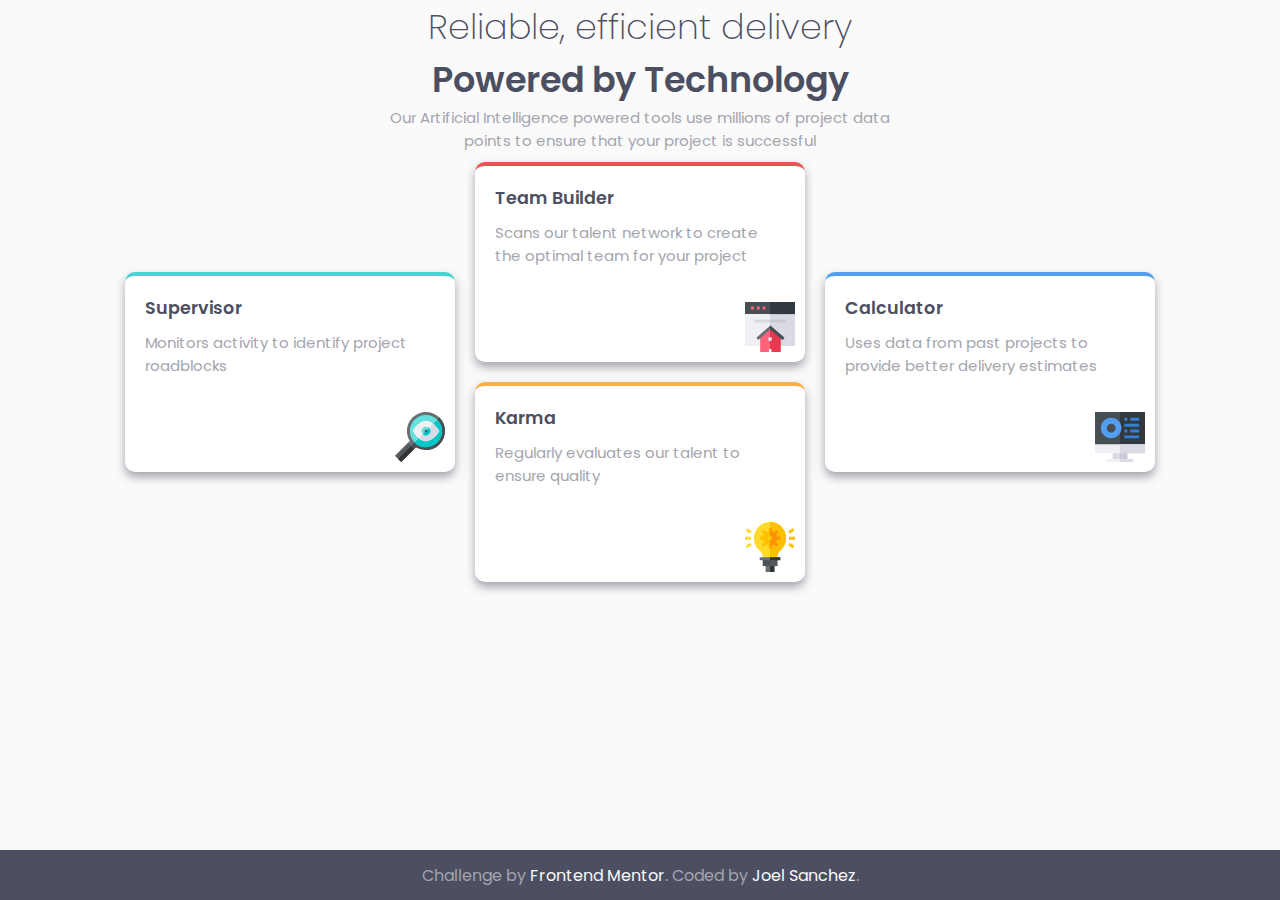
<file: docs/index.html>
<!DOCTYPE html>
<html lang="en">
<head>
  <meta charset="UTF-8">
  <meta http-equiv="X-UA-Compatible" content="IE=edge">
  <meta name="viewport" content="width=device-width, initial-scale=1.0">
  <title>FrontendMentor - Challenge 6 | Four card feature section</title>
  <link rel="stylesheet" href="css/style.css">
  <link rel="icon" type="image/png" sizes="32x32" href="./assets/icons/favicon-32x32.png">
</head>
<body>
  </header>
  <main class="main">
    <h1 class="title title-1 light">
      Reliable, efficient delivery
    </h1>
    <h2 class="title title-2 bold">
      Powered by Technology
    </h2>
    <p class="paragraph main-paragraph">
      Our Artificial Intelligence powered tools use millions of project data points to ensure that your project is successful
    </p>
    <section class="card-container">
      <div class="column">
        <div class="card card--cyan">
          <h3 class="card__title title">
            Supervisor
          </h3>
          <p class="paragraph card__text">
            Monitors activity to identify project roadblocks
          </p>
          <img src="assets/icons/icon-supervisor.svg" alt="magnifying glass icon" class="card__icon">
        </div>
      </div>

      <div class="column">
        <div class="card card--red">
          <h3 class="card__title title">
            Team Builder
          </h3>
          <p class="paragraph card__text">
            Scans our talent network to create the optimal team for your project
          </p>
          <img src="assets/icons/icon-team-builder.svg" alt="webpage icon" class="card__icon">
        </div>
        <div class="card card--yellow">
          <h3 class="card__title title">
            Karma
          </h3>
          <p class="paragraph card__text">
            Regularly evaluates our talent to ensure quality
          </p>
          <img src="assets/icons/icon-karma.svg" alt="lightbulb icon" class="card__icon">
        </div>
      </div>

      <div class="column">
        <div class="card card--blue">
          <h3 class="card__title title">
            Calculator
          </h3>
          <p class="paragraph card__text">
            Uses data from past projects to provide better delivery estimates
          </p>
          <img src="assets/icons/icon-calculator.svg" alt="monitor icon" class="card__icon">
        </div>
      </div>
    </section>
  </main>
  <footer class="attribution">
    <p>
      Challenge by <a href="https://www.frontendmentor.io?ref=challenge" target="_blank">Frontend Mentor</a>. 
      Coded by <a href="https://github.com/joel-development" target="_blank">Joel Sanchez</a>.
    </p>
  </footer>
</body>
</html>
</file>
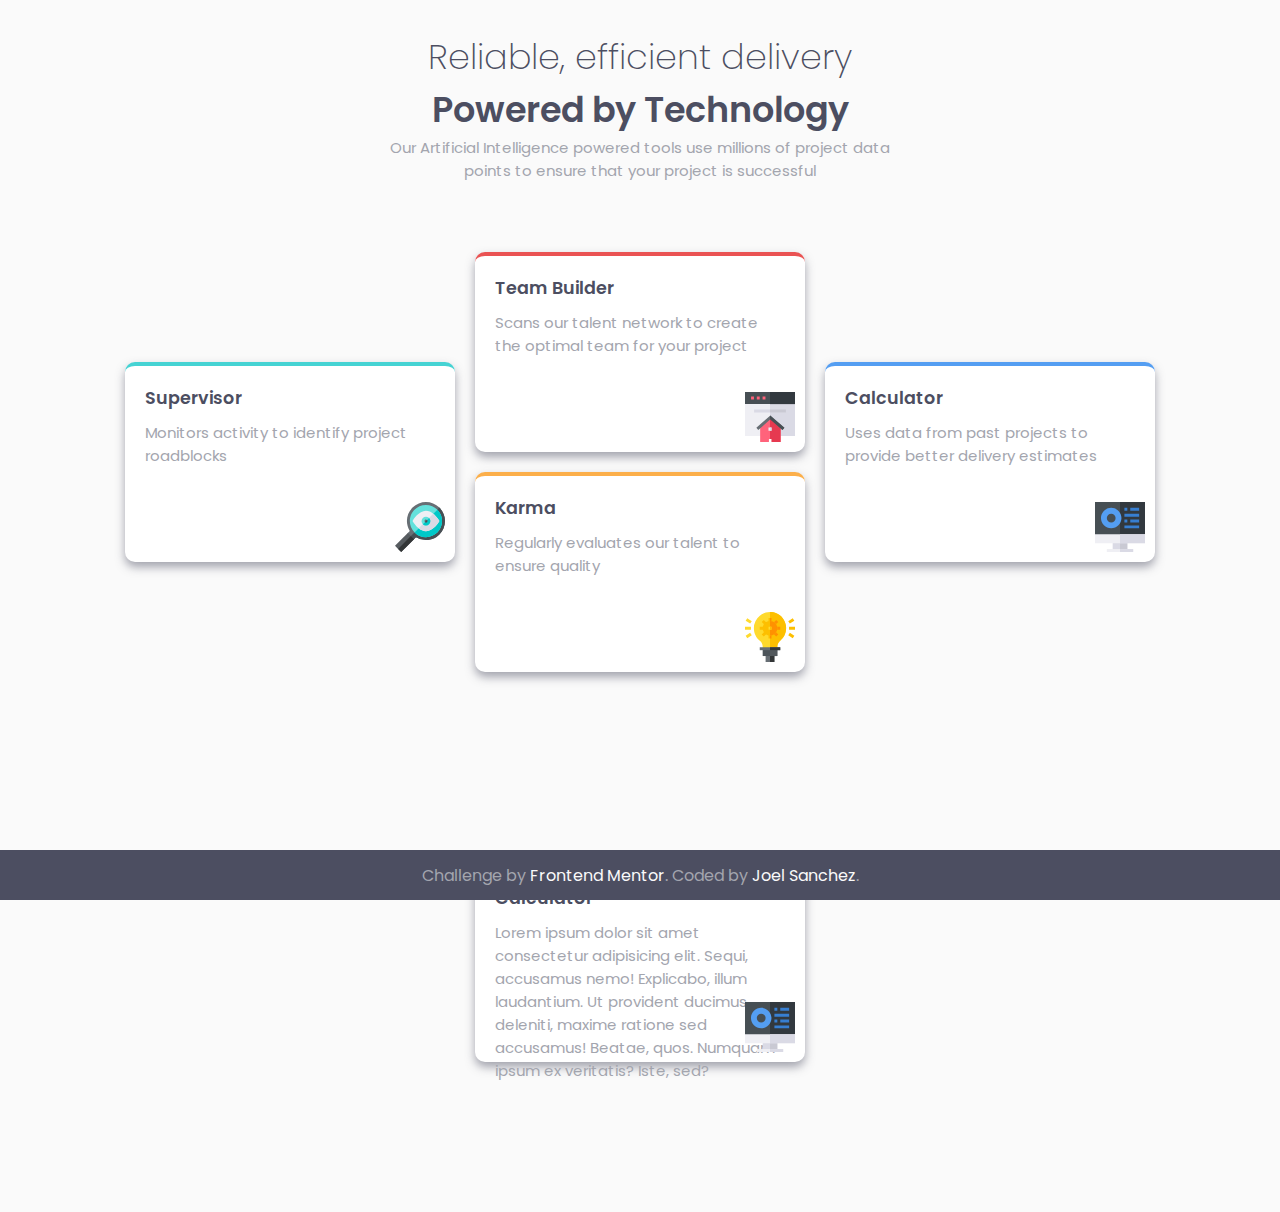
<file: public/index.html>
<!DOCTYPE html>
<html lang="en">
<head>
  <meta charset="UTF-8">
  <meta http-equiv="X-UA-Compatible" content="IE=edge">
  <meta name="viewport" content="width=device-width, initial-scale=1.0">
  <title>FrontendMentor - Challenge 6 | Four card feature section</title>
  <link rel="stylesheet" href="css/style.css">
  <link rel="icon" type="image/png" sizes="32x32" href="./assets/icons/favicon-32x32.png">
</head>
<body>
  <main class="main">
    <h1 class="title title-1 light">
      Reliable, efficient delivery
    </h1>
    <h2 class="title title-2 bold">
      Powered by Technology
    </h2>
    <p class="paragraph main-paragraph">
      Our Artificial Intelligence powered tools use millions of project data points to ensure that your project is successful
    </p>
    <section class="card-container">
      <div class="column">
        <div class="card card--cyan">
          <h3 class="card__title title">
            Supervisor
          </h3>
          <p class="paragraph card__text">
            Monitors activity to identify project roadblocks
          </p>
          <img src="assets/icons/icon-supervisor.svg" alt="magnifying glass icon" class="card__icon">
        </div>
      </div>

      <div class="column">
        <div class="card card--red">
          <h3 class="card__title title">
            Team Builder
          </h3>
          <p class="paragraph card__text">
            Scans our talent network to create the optimal team for your project
          </p>
          <img src="assets/icons/icon-team-builder.svg" alt="webpage icon" class="card__icon">
        </div>
        <div class="card card--yellow">
          <h3 class="card__title title">
            Karma
          </h3>
          <p class="paragraph card__text">
            Regularly evaluates our talent to ensure quality
          </p>
          <img src="assets/icons/icon-karma.svg" alt="lightbulb icon" class="card__icon">
        </div>
      </div>

      <div class="column">
        <div class="card card--blue">
          <h3 class="card__title title">
            Calculator
          </h3>
          <p class="paragraph card__text">
            Uses data from past projects to provide better delivery estimates
          </p>
          <img src="assets/icons/icon-calculator.svg" alt="monitor icon" class="card__icon">
        </div>
      </div>

      <div class="column">
        <div class="card card--blue">
          <h3 class="card__title title">
            Calculator
          </h3>
          <p class="paragraph card__text">
            Lorem ipsum dolor sit amet consectetur adipisicing elit. Sequi, accusamus nemo! Explicabo, illum laudantium. Ut provident ducimus deleniti, maxime ratione sed accusamus! Beatae, quos. Numquam ipsum ex veritatis? Iste, sed?
          </p>
          <img src="assets/icons/icon-calculator.svg" alt="monitor icon" class="card__icon">
        </div>
      </div>

    </section>
  </main>
  <footer class="footer">
    <p class="attribution">
      Challenge by <a href="https://www.frontendmentor.io?ref=challenge" target="_blank">Frontend Mentor</a>. 
      Coded by <a href="https://github.com/Joel-Development" target="_blank">Joel Sanchez</a>.
    </p>
  </footer>
</body>
</html>
</file>
<file: docs/css/style.css>
@import url("https://fonts.googleapis.com/css2?family=Poppins:wght@200;400;600&display=swap");

*
{
  box-sizing: border-box;
}
:root {
  --color-title: #4c4e61;
  --card-shadow: #4c4e6180;
  --color-p: #a3a5ae;
  --bg-card: #fff;
  --light-grayish: #fafafa;
  --card-border: #45d3d3;
}

body {
  position: relative;
  margin: 0;
  min-height: 100vh;
  padding-bottom: 50px;
  
  background-color: #fafafa;

  font-family: "Poppins", sans-serif;
  font-size: 15px;
}

h1,
h2,
h3,
p
{
  margin: 0;
}

.title
{
  color: var(--color-title);
}

.title-1,
.title-2
{
  font-size: 35px;
}
.title-1,
.title-2,
.main-paragraph
{
  min-width: min-content;
  width: 500px;
  max-width: 100%;
  margin-right: auto;
  margin-left: auto;

  text-align: center;
}

.paragraph
{
  color: var(--color-p);
  font-weight: 400;
}

.light
{
  font-weight: 200;
}
.bold
{
  font-weight: 600;
}

.card-container
{
  display: flex;
  flex-direction: column;
  flex-wrap: wrap;

  margin-right: auto;
  margin-left: auto;

  width: 90%;
}

.column
{
  display: flex;
  flex-direction: row;
  flex-wrap: wrap;
  justify-content: center;

  gap: 20px;

  width: 100%;
  height: auto;

  padding: 10px;
}

.card
{
  position: relative;

  padding: 20px;
  min-height: 200px;
  height: max-content;
  max-width: 100%;
  width: 350px;
  padding-bottom: 70px;

  box-shadow: 0 5px 10px var(--card-shadow);
  background-color: var(--bg-card);
  border-top: solid var(--card-border) 4px;
  border-radius: 10px;
}

.card--red
{
  --card-border: #ea5353;
}
.card--yellow
{
  --card-border: #fcaf4a;
}
.card--blue
{
  --card-border: #549ef2;
}

.card__title
{
  line-height: 25px;
  font-weight: 600;
}

.card__text
{
  padding: 10px 0;
}

.card__icon
{
  position: absolute;
  bottom: 10px;
  right: 10px;

  width: 50px;
  transition: filter .2s ease-in;
}

.attribution
{
  position: absolute;
  bottom: 0;

  display: flex;
  justify-content: center;
  align-items: center;
  
  width: 100%;
  min-height: max-content;
  height: 50px;

  background-color: var(--color-title);
  color: var(--color-p);

  font-size: 16px;
  text-align: center;
}

.attribution a {
  color: var(--light-grayish);
  text-decoration: none;
}
  
@media screen and (min-width: 860px) {
  .card-container
  {
    flex-direction: row;
  }
}
@media screen and (min-width: 1200px) {
  .card-container
  {
    justify-content: center;
    min-height: max-content;
  }

  .column
  {
    flex-direction: column;
    width: 350px;
  }
  
  .card__icon:hover
  {
    filter: drop-shadow(0 0 10px var(--card-border));
  }
  .attribution a:hover,
  .attribution a:active 
  {
    text-shadow: 0 0 5px rgba(255, 255, 255, 0.5);
    text-decoration: underline;
  }
}
</file>
<file: public/css/style.css>
@import url("https://fonts.googleapis.com/css2?family=Poppins:wght@200;400;600&display=swap");

*
{
  box-sizing: border-box;
}
:root {
  --color-title: #4c4e61;
  --card-shadow: #4c4e6180;
  --color-p: #a3a5ae;
  --bg-card: #fff;
  --light-grayish: #fafafa;
  --card-border: #45d3d3;
}

body {
  margin: 0;
  min-height: 100vh;
  padding-top: 30px;
  padding-bottom: 50px;
  
  background-color: #fafafa;

  font-family: "Poppins", sans-serif;
  font-size: 15px;
}

h1,
h2,
h3,
p
{
  margin: 0;
}

.title
{
  color: var(--color-title);
}

.title-1,
.title-2
{
  font-size: 35px;
}
.title-1,
.title-2,
.main-paragraph
{
  min-width: min-content;
  width: 500px;
  max-width: 100%;
  margin-right: auto;
  margin-left: auto;

  text-align: center;
}

.paragraph
{
  color: var(--color-p);
  font-weight: 400;
}

.light
{
  font-weight: 200;
}
.bold
{
  font-weight: 600;
}

.card-container
{
  display: flex;
  flex-direction: column;
  flex-wrap: wrap;

  margin: 30px auto;
  width: 90%;
}

.column
{
  display: flex;
  flex-direction: row;
  flex-wrap: wrap;
  justify-content: center;
  align-content: center;

  gap: 20px;

  width: 100%;
  height: 100%;

  padding: 10px;
}

.card
{
  position: relative;

  padding: 20px;
  height: 200px;
  max-width: 100%;
  width: 350px;

  box-shadow: 0 5px 10px var(--card-shadow);
  background-color: var(--bg-card);
  border-top: solid var(--card-border) 4px;
  border-radius: 10px;
}

.card--red
{
  --card-border: #ea5353;
}
.card--yellow
{
  --card-border: #fcaf4a;
}
.card--blue
{
  --card-border: #549ef2;
}

.card__title
{
  line-height: 25px;
  font-weight: 600;
}

.card__text
{
  padding: 10px 0;
}

.card__icon
{
  position: absolute;
  bottom: 10px;
  right: 10px;

  width: 50px;
  transition: filter .2s ease-in;
}

.footer
{
  position: fixed;
  bottom: 0;

  display: flex;
  justify-content: center;
  align-items: center;
  
  width: 100%;
  height: 50px;

  background-color: var(--color-title);
  color: var(--color-p);

  font-size: 16px;
}

.attribution a {
  color: var(--light-grayish);
  text-decoration: none;
}
  
@media screen and (min-width: 860px) {
  .card-container
  {
    flex-direction: row;
  }
}
@media screen and (min-width: 1200px) {
  .card-container
  {
    justify-content: center;
    height: 500px;
  }

  .column
  {
    width: 350px;
  }
  
  .card__icon:hover
  {
    filter: drop-shadow(0 0 10px var(--card-border));
  }
  .attribution a:hover,
  .attribution a:active 
  {
    text-shadow: 0 0 5px rgba(255, 255, 255, 0.5);
    text-decoration: underline;
  }
}
</file>
